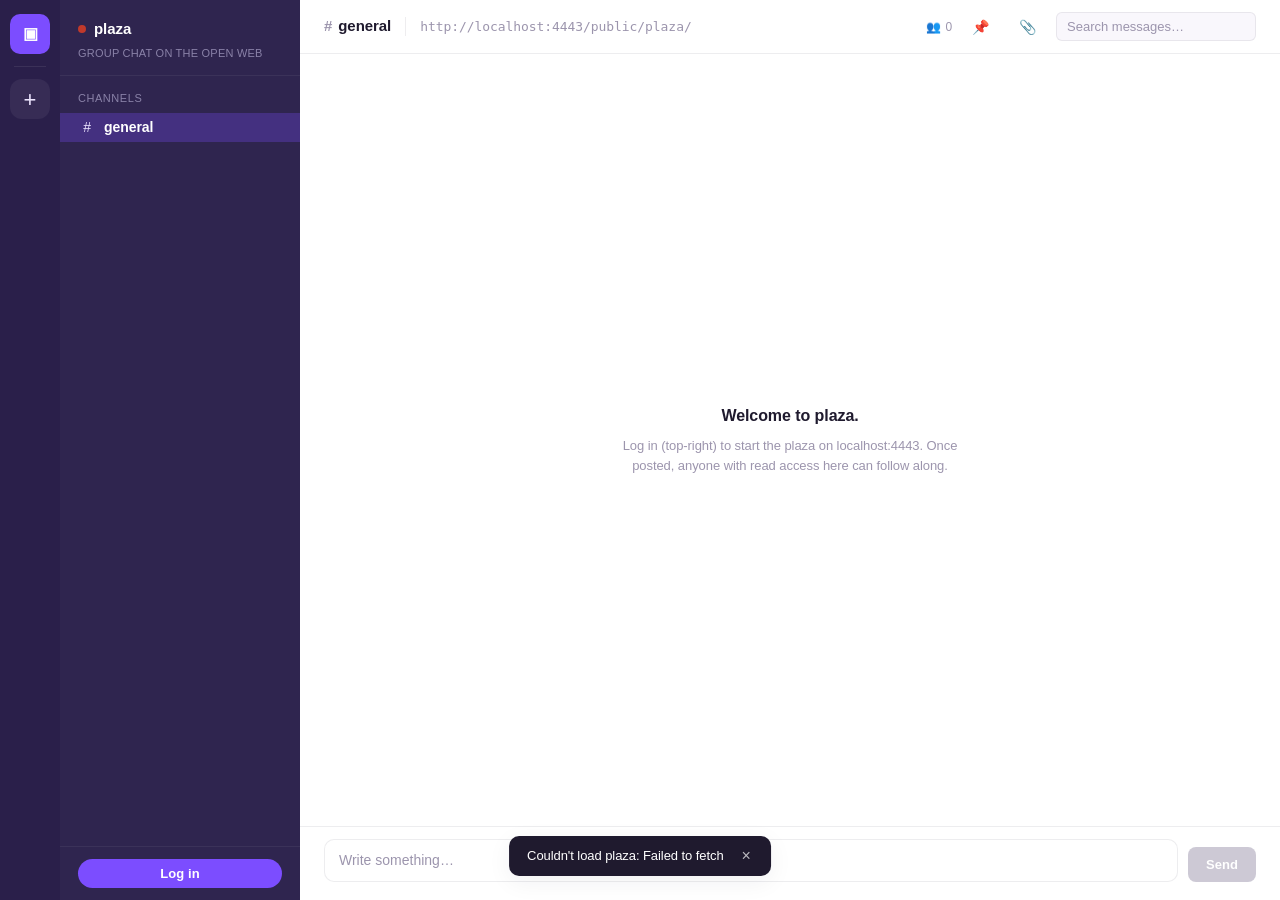
<file: index.html>
<!doctype html>
<html lang="en">
<head>
  <meta charset="utf-8">
  <meta name="viewport" content="width=device-width, initial-scale=1">
  <title>plaza</title>
  <link rel="icon" type="image/svg+xml" href="favicon.svg">
  <link rel="manifest" href="manifest.json">
  <link rel="apple-touch-icon" href="icon-192.png">
  <meta name="theme-color" content="#7c4dff">
  <link rel="stylesheet" href="style.css">
  <script src="xlogin.js"></script>
</head>
<body>

  <!-- Pod rail: pods the user has visited. Hardcoded shells for now. -->
  <aside class="rail">
    <div class="rail-pod active" id="brand-mark" title="this pod">▣</div>
    <div class="rail-divider"></div>
    <div class="rail-add" title="Visit another pod (coming soon)">+</div>
  </aside>

  <!-- Channel sidebar -->
  <aside class="sidebar">
    <div class="sb-header">
      <div class="sb-pod-name">
        <span class="status-dot" id="ws-status" title="connecting…"></span>
        <span id="brand-name">plaza</span>
      </div>
      <div class="sb-pod-host" id="sub">group chat on the open web</div>
    </div>

    <div class="sb-section">
      <div class="sb-section-title">Channels</div>
      <ul class="sb-list">
        <li class="sb-item active"><span class="glyph">#</span>general</li>
      </ul>
    </div>

    <div class="sb-foot">
      <button class="topbar-id" id="topbar-id" type="button">Log in</button>
    </div>
  </aside>

  <!-- Main: channel header + messages + composer -->
  <main class="main">
    <header class="ch-header">
      <div class="ch-title"><span class="glyph">#</span>general</div>
      <div class="ch-topic" id="room-host">Town square for this pod · anyone with read access can follow</div>
      <div class="ch-actions">
        <span class="ch-members"><span aria-hidden="true">👥</span> <span id="room-count">0</span></span>
        <button class="ch-action ch-action-extra" title="Pinned">📌</button>
        <button class="ch-action ch-action-extra" title="Files">📎</button>
        <input class="ch-search" type="search" placeholder="Search messages…">
        <button class="room-toggle" id="room-toggle" hidden title="Toggle whether logged-in users from any pod can post here">Chat: …</button>
        <button class="topbar-id topbar-id-mobile" id="topbar-id-mobile" type="button">Log in</button>
      </div>
    </header>

    <section class="thread" id="thread">
      <div class="thread-empty" id="thread-empty">
        <div class="thread-empty-inner">
          <strong id="empty-title">Welcome to plaza.</strong>
          <p id="empty-body">This is the group chat for this pod. Anyone who can read here will see messages; logged-in users can post.</p>
        </div>
      </div>
      <ol class="messages" id="messages"></ol>
    </section>

    <section class="composer" id="composer">
      <textarea
        id="composer-input"
        class="composer-input"
        placeholder="Write something…"
        rows="1"
        autocomplete="off"
        spellcheck="true"
      ></textarea>
      <button class="composer-send" id="composer-send" title="Send (Enter)" disabled>Send</button>
    </section>
  </main>

  <div class="toast" id="toast" hidden>
    <span class="toast-msg" id="toast-msg"></span>
    <button class="toast-close" id="toast-close" title="Dismiss">×</button>
  </div>

  <script type="module" src="app.js"></script>
</body>
</html>
</file>
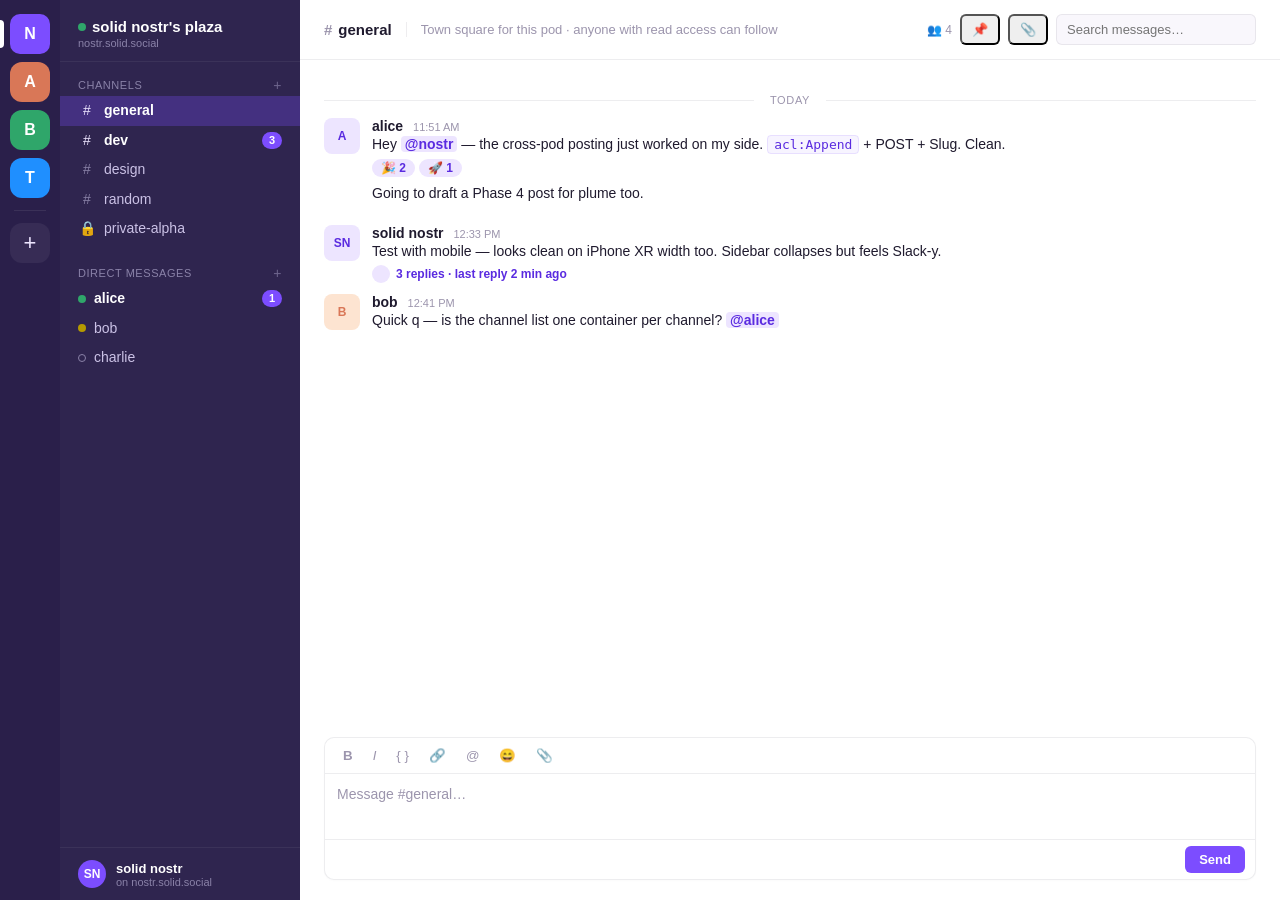
<file: mock.html>
<!doctype html>
<html lang="en">
<head>
<meta charset="utf-8">
<title>plaza — mockup</title>
<style>
  :root {
    --bg: #f9f7fc;
    --rail-bg: #2a1f4a;
    --rail-hover: #3a2b62;
    --sidebar-bg: #2f254f;
    --sidebar-fg: #cbc2e6;
    --sidebar-fg-dim: #8a82a8;
    --sidebar-active: rgba(124, 77, 255, 0.28);
    --sidebar-hover: rgba(255, 255, 255, 0.06);
    --surface: #ffffff;
    --rule: rgba(35, 27, 56, 0.08);
    --text: #1f1a2e;
    --text-soft: #5d566f;
    --text-muted: #9c95ad;
    --accent: #7c4dff;
    --accent-deep: #5a2be0;
    --accent-soft: #ede5ff;
    --ok: #2fa66a;
    --type-ui: -apple-system, BlinkMacSystemFont, "SF Pro Text", "Inter", "Segoe UI", Roboto, sans-serif;
  }
  * { box-sizing: border-box; }
  html, body { margin: 0; padding: 0; height: 100%; font-family: var(--type-ui); color: var(--text); font-size: 14px; }
  body {
    display: grid;
    grid-template-columns: 60px 240px 1fr;
    height: 100vh;
    background: var(--bg);
  }

  /* ---------- left rail (pods) ---------- */
  .rail {
    background: var(--rail-bg);
    display: flex;
    flex-direction: column;
    align-items: center;
    padding: 14px 0;
    gap: 8px;
  }
  .rail-pod {
    width: 40px;
    height: 40px;
    border-radius: 12px;
    background: #5a30d6;
    color: #fff;
    display: flex;
    align-items: center;
    justify-content: center;
    font-weight: 700;
    font-size: 16px;
    cursor: pointer;
    position: relative;
    transition: border-radius 140ms ease, background 140ms ease;
  }
  .rail-pod:hover { border-radius: 10px; background: var(--accent); }
  .rail-pod.active::before {
    content: '';
    position: absolute;
    left: -10px;
    top: 6px; bottom: 6px;
    width: 4px;
    background: #fff;
    border-radius: 0 4px 4px 0;
  }
  .rail-pod.active { border-radius: 10px; background: var(--accent); }
  .rail-divider { height: 1px; width: 32px; background: rgba(255,255,255,0.08); margin: 4px 0; }
  .rail-add {
    width: 40px; height: 40px;
    border-radius: 12px;
    background: rgba(255,255,255,0.06);
    color: var(--accent-soft);
    display: flex;
    align-items: center;
    justify-content: center;
    font-size: 22px;
    cursor: pointer;
    transition: background 120ms ease, border-radius 120ms ease;
  }
  .rail-add:hover { background: rgba(255,255,255,0.12); border-radius: 10px; }

  /* ---------- channel sidebar ---------- */
  .sidebar {
    background: var(--sidebar-bg);
    color: var(--sidebar-fg);
    display: flex;
    flex-direction: column;
    min-height: 0;
  }
  .sb-header {
    padding: 18px 18px 12px;
    border-bottom: 1px solid rgba(255,255,255,0.06);
  }
  .sb-pod-name {
    font-weight: 700;
    font-size: 15px;
    color: #fff;
    display: flex;
    align-items: center;
    gap: 6px;
  }
  .sb-pod-host {
    font-size: 11px;
    color: var(--sidebar-fg-dim);
    margin-top: 2px;
    font-variant-numeric: tabular-nums;
  }
  .sb-status {
    width: 8px; height: 8px; border-radius: 50%;
    background: var(--ok);
    display: inline-block;
  }

  .sb-section {
    padding: 16px 0 6px;
  }
  .sb-section-title {
    padding: 0 18px 4px;
    font-size: 11px;
    text-transform: uppercase;
    letter-spacing: 0.05em;
    color: var(--sidebar-fg-dim);
    display: flex;
    align-items: center;
    justify-content: space-between;
  }
  .sb-section-title .add {
    cursor: pointer;
    font-size: 14px;
    line-height: 1;
    opacity: 0.7;
  }
  .sb-section-title .add:hover { opacity: 1; }
  .sb-list {
    list-style: none;
    margin: 0;
    padding: 0;
  }
  .sb-item {
    padding: 5px 18px;
    display: flex;
    align-items: center;
    gap: 8px;
    cursor: pointer;
    font-size: 14px;
    color: var(--sidebar-fg);
    transition: background 80ms ease;
    line-height: 1.4;
  }
  .sb-item:hover { background: var(--sidebar-hover); }
  .sb-item.active { background: var(--sidebar-active); color: #fff; font-weight: 600; }
  .sb-item.unread { color: #fff; font-weight: 600; }
  .sb-item .glyph {
    display: inline-block;
    width: 18px;
    text-align: center;
    color: var(--sidebar-fg-dim);
    font-weight: 400;
  }
  .sb-item.active .glyph,
  .sb-item.unread .glyph { color: var(--accent-soft); }
  .sb-badge {
    margin-left: auto;
    background: var(--accent);
    color: #fff;
    font-size: 11px;
    font-weight: 700;
    padding: 1px 7px;
    border-radius: 999px;
    min-width: 18px;
    text-align: center;
  }
  .sb-presence {
    width: 8px; height: 8px;
    border-radius: 50%;
    background: var(--ok);
    display: inline-block;
  }
  .sb-presence.away { background: #b59a00; }
  .sb-presence.off  { background: transparent; border: 1px solid var(--sidebar-fg-dim); }

  .sb-foot {
    margin-top: auto;
    padding: 12px 18px;
    border-top: 1px solid rgba(255,255,255,0.06);
    display: flex;
    align-items: center;
    gap: 10px;
    font-size: 13px;
  }
  .sb-foot-av {
    width: 28px; height: 28px;
    border-radius: 50%;
    background: var(--accent);
    color: #fff;
    font-weight: 700;
    display: flex;
    align-items: center;
    justify-content: center;
    font-size: 12px;
    flex-shrink: 0;
  }
  .sb-foot-name {
    color: #fff;
    font-weight: 600;
  }
  .sb-foot-status {
    color: var(--sidebar-fg-dim);
    font-size: 11px;
  }

  /* ---------- main column ---------- */
  .main {
    background: var(--surface);
    display: flex;
    flex-direction: column;
    min-height: 0;
  }
  .ch-header {
    border-bottom: 1px solid var(--rule);
    padding: 14px 24px;
    display: flex;
    align-items: center;
    gap: 14px;
    position: sticky;
    top: 0;
    background: var(--surface);
    z-index: 1;
  }
  .ch-title {
    font-weight: 700;
    font-size: 15px;
    display: flex;
    align-items: center;
    gap: 4px;
  }
  .ch-title .glyph { color: var(--text-muted); margin-right: 2px; }
  .ch-topic {
    color: var(--text-muted);
    font-size: 13px;
    border-left: 1px solid var(--rule);
    padding-left: 14px;
  }
  .ch-actions {
    margin-left: auto;
    display: flex;
    gap: 8px;
    color: var(--text-muted);
  }
  .ch-action {
    padding: 6px 10px;
    border-radius: 6px;
    cursor: pointer;
    display: inline-flex;
    align-items: center;
    gap: 6px;
    font-size: 13px;
    transition: background 100ms ease;
  }
  .ch-action:hover { background: var(--accent-soft); color: var(--accent-deep); }
  .ch-members {
    display: flex;
    align-items: center;
    gap: 4px;
    font-size: 12px;
    color: var(--text-muted);
  }
  .ch-search {
    background: var(--bg);
    border: 1px solid var(--rule);
    border-radius: 6px;
    padding: 6px 10px;
    font-size: 13px;
    width: 200px;
    color: var(--text);
  }

  .ch-body {
    flex: 1;
    min-height: 0;
    overflow-y: auto;
    padding: 16px 0;
  }
  .day-divider {
    display: flex;
    align-items: center;
    margin: 18px 24px 8px;
    color: var(--text-muted);
    font-size: 11px;
    text-transform: uppercase;
    letter-spacing: 0.06em;
    gap: 16px;
  }
  .day-divider::before, .day-divider::after {
    content: '';
    flex: 1;
    height: 1px;
    background: var(--rule);
  }

  .msg {
    padding: 4px 24px;
    display: grid;
    grid-template-columns: 36px 1fr;
    gap: 12px;
    position: relative;
    transition: background 100ms ease;
  }
  .msg:hover { background: var(--accent-soft); }
  .msg-av {
    width: 36px;
    height: 36px;
    border-radius: 8px;
    background: var(--accent-soft);
    color: var(--accent-deep);
    display: flex;
    align-items: center;
    justify-content: center;
    font-weight: 700;
    font-size: 12px;
  }
  .msg-author { font-weight: 700; color: var(--text); margin-right: 6px; }
  .msg-time  { color: var(--text-muted); font-size: 11px; }
  .msg-body  { color: var(--text); line-height: 1.45; }
  .msg.compact {
    grid-template-columns: 36px 1fr;
    padding-top: 2px; padding-bottom: 2px;
  }
  .msg.compact .msg-av { background: transparent; color: transparent; }
  .msg.compact:hover .msg-av {
    background: transparent;
    color: var(--text-muted);
    font-size: 11px;
    font-weight: 400;
  }
  .msg.compact:hover .msg-av::after { content: attr(data-time); }
  .msg-tool {
    position: absolute;
    top: -14px;
    right: 24px;
    background: var(--surface);
    border: 1px solid var(--rule);
    border-radius: 8px;
    display: flex;
    box-shadow: 0 4px 10px rgba(0,0,0,0.06);
    opacity: 0;
    pointer-events: none;
    transition: opacity 120ms ease;
  }
  .msg:hover .msg-tool { opacity: 1; pointer-events: auto; }
  .msg-tool button {
    background: transparent;
    border: 0;
    padding: 6px 10px;
    cursor: pointer;
    color: var(--text-muted);
    font-size: 13px;
  }
  .msg-tool button:hover { color: var(--accent-deep); background: var(--accent-soft); }
  .msg-tool button:first-child { border-radius: 8px 0 0 8px; }
  .msg-tool button:last-child  { border-radius: 0 8px 8px 0; }

  .reactions {
    display: flex;
    gap: 4px;
    margin-top: 4px;
  }
  .react-chip {
    display: inline-flex;
    align-items: center;
    gap: 4px;
    background: var(--accent-soft);
    color: var(--accent-deep);
    border: 1px solid transparent;
    border-radius: 999px;
    padding: 1px 8px;
    font-size: 12px;
    font-weight: 600;
    cursor: pointer;
  }
  .react-chip:hover { border-color: var(--accent); }

  .thread-link {
    margin-top: 4px;
    color: var(--accent-deep);
    font-size: 12px;
    font-weight: 600;
    cursor: pointer;
    display: inline-flex;
    align-items: center;
    gap: 6px;
  }
  .thread-link::before {
    content: '';
    display: inline-block;
    width: 18px; height: 18px;
    border-radius: 50%;
    background: var(--accent-soft);
  }
  .thread-link:hover { text-decoration: underline; }

  .composer {
    padding: 8px 24px 20px;
  }
  .composer-inner {
    border: 1px solid var(--rule);
    border-radius: 10px;
    background: var(--surface);
    box-shadow: 0 1px 2px rgba(0,0,0,0.02);
  }
  .composer-toolbar {
    padding: 6px 10px;
    border-bottom: 1px solid var(--rule);
    display: flex;
    gap: 4px;
    color: var(--text-muted);
    font-size: 14px;
  }
  .composer-toolbar button {
    background: transparent;
    border: 0;
    padding: 4px 8px;
    cursor: pointer;
    color: inherit;
    border-radius: 4px;
  }
  .composer-toolbar button:hover { background: var(--accent-soft); color: var(--accent-deep); }
  .composer-textarea {
    width: 100%;
    border: 0;
    outline: none;
    resize: none;
    padding: 10px 12px;
    font-family: inherit;
    font-size: 14px;
    line-height: 1.5;
    background: transparent;
    color: var(--text);
    min-height: 44px;
  }
  .composer-textarea::placeholder { color: var(--text-muted); }
  .composer-footer {
    padding: 6px 10px;
    border-top: 1px solid var(--rule);
    display: flex;
    justify-content: flex-end;
    align-items: center;
    gap: 6px;
  }
  .composer-send {
    background: var(--accent);
    color: #fff;
    border: 0;
    border-radius: 6px;
    padding: 6px 14px;
    font-weight: 600;
    font-size: 13px;
    cursor: pointer;
  }
  .composer-send:hover { background: var(--accent-deep); }

  /* ---------- mock content highlights ---------- */
  .mention { color: var(--accent-deep); background: var(--accent-soft); padding: 0 4px; border-radius: 4px; font-weight: 600; }
  code.inline {
    background: rgba(124,77,255,0.06);
    padding: 1px 6px;
    border-radius: 4px;
    font-family: ui-monospace, SF Mono, Menlo, monospace;
    font-size: 13px;
    color: #5a2be0;
    border: 1px solid rgba(124,77,255,0.12);
  }

</style>
</head>
<body>

  <!-- LEFT RAIL: pods you frequent -->
  <aside class="rail">
    <div class="rail-pod active" title="nostr.solid.social">N</div>
    <div class="rail-pod" style="background:#d97757" title="alice.solidcommunity.net">A</div>
    <div class="rail-pod" style="background:#2fa66a" title="bob.solidweb.org">B</div>
    <div class="rail-pod" style="background:#1f8fff" title="team.example.com">T</div>
    <div class="rail-divider"></div>
    <div class="rail-add" title="Add a pod">+</div>
  </aside>

  <!-- CHANNEL SIDEBAR -->
  <aside class="sidebar">
    <div class="sb-header">
      <div class="sb-pod-name">
        <span class="sb-status"></span>
        solid nostr's plaza
      </div>
      <div class="sb-pod-host">nostr.solid.social</div>
    </div>

    <div class="sb-section">
      <div class="sb-section-title">Channels <span class="add">+</span></div>
      <ul class="sb-list">
        <li class="sb-item active"><span class="glyph">#</span>general</li>
        <li class="sb-item unread"><span class="glyph">#</span>dev<span class="sb-badge">3</span></li>
        <li class="sb-item"><span class="glyph">#</span>design</li>
        <li class="sb-item"><span class="glyph">#</span>random</li>
        <li class="sb-item"><span class="glyph">🔒</span>private-alpha</li>
      </ul>
    </div>

    <div class="sb-section">
      <div class="sb-section-title">Direct messages <span class="add">+</span></div>
      <ul class="sb-list">
        <li class="sb-item unread">
          <span class="sb-presence"></span>alice<span class="sb-badge">1</span>
        </li>
        <li class="sb-item">
          <span class="sb-presence away"></span>bob
        </li>
        <li class="sb-item">
          <span class="sb-presence off"></span>charlie
        </li>
      </ul>
    </div>

    <div class="sb-foot">
      <div class="sb-foot-av">SN</div>
      <div>
        <div class="sb-foot-name">solid nostr</div>
        <div class="sb-foot-status">on nostr.solid.social</div>
      </div>
    </div>
  </aside>

  <!-- MAIN: messages + composer -->
  <main class="main">
    <header class="ch-header">
      <div class="ch-title"><span class="glyph">#</span>general</div>
      <div class="ch-topic">Town square for this pod · anyone with read access can follow</div>
      <div class="ch-actions">
        <span class="ch-members">👥 4</span>
        <button class="ch-action" title="Pinned">📌</button>
        <button class="ch-action" title="Files">📎</button>
        <input class="ch-search" type="search" placeholder="Search messages…">
      </div>
    </header>

    <div class="ch-body">

      <div class="day-divider">Today</div>

      <div class="msg">
        <div class="msg-av">A</div>
        <div>
          <div>
            <span class="msg-author">alice</span>
            <span class="msg-time">11:51 AM</span>
          </div>
          <div class="msg-body">Hey <span class="mention">@nostr</span> — the cross-pod posting just worked on my side. <code class="inline">acl:Append</code> + POST + Slug. Clean.</div>
          <div class="reactions">
            <span class="react-chip">🎉 2</span>
            <span class="react-chip">🚀 1</span>
          </div>
          <div class="msg-tool">
            <button>😄</button><button>↪</button><button>📎</button><button>⋯</button>
          </div>
        </div>
      </div>

      <div class="msg compact" data-time="11:52">
        <div class="msg-av">A</div>
        <div>
          <div class="msg-body">Going to draft a Phase 4 post for plume too.</div>
          <div class="msg-tool">
            <button>😄</button><button>↪</button><button>📎</button><button>⋯</button>
          </div>
        </div>
      </div>

      <div class="msg">
        <div class="msg-av">SN</div>
        <div>
          <div>
            <span class="msg-author">solid nostr</span>
            <span class="msg-time">12:33 PM</span>
          </div>
          <div class="msg-body">Test with mobile — looks clean on iPhone XR width too. Sidebar collapses but feels Slack-y.</div>
          <div class="thread-link">3 replies · last reply 2 min ago</div>
          <div class="msg-tool">
            <button>😄</button><button>↪</button><button>📎</button><button>⋯</button>
          </div>
        </div>
      </div>

      <div class="msg">
        <div class="msg-av" style="background:#fde4d1;color:#d97757">B</div>
        <div>
          <div>
            <span class="msg-author">bob</span>
            <span class="msg-time">12:41 PM</span>
          </div>
          <div class="msg-body">Quick q — is the channel list one container per channel? <span class="mention">@alice</span></div>
          <div class="msg-tool">
            <button>😄</button><button>↪</button><button>📎</button><button>⋯</button>
          </div>
        </div>
      </div>

    </div>

    <div class="composer">
      <div class="composer-inner">
        <div class="composer-toolbar">
          <button title="Bold"><b>B</b></button>
          <button title="Italic"><i>I</i></button>
          <button title="Code">{ }</button>
          <button title="Link">🔗</button>
          <button title="Mention">@</button>
          <button title="Emoji">😄</button>
          <button title="Attach">📎</button>
        </div>
        <textarea class="composer-textarea" placeholder="Message #general…"></textarea>
        <div class="composer-footer">
          <button class="composer-send">Send</button>
        </div>
      </div>
    </div>
  </main>

</body>
</html>
</file>
<file: style.css>
/* plaza — group chat on the open web.
   Three-column workspace layout: pod rail / channel sidebar / main. */

:root {
  --bg: #f9f7fc;
  --surface: #ffffff;
  --surface-alt: #fafaf6;

  --rail-bg: #2a1f4a;
  --rail-hover: #3a2b62;
  --sidebar-bg: #2f254f;
  --sidebar-fg: #cbc2e6;
  --sidebar-fg-dim: #8a82a8;
  --sidebar-active: rgba(124, 77, 255, 0.28);
  --sidebar-hover: rgba(255, 255, 255, 0.06);

  --rule: rgba(35, 27, 56, 0.08);
  --rule-strong: rgba(35, 27, 56, 0.14);
  --text: #1f1a2e;
  --text-soft: #5d566f;
  --text-muted: #9c95ad;
  --selection: rgba(124, 77, 255, 0.08);
  --selection-strong: rgba(124, 77, 255, 0.20);
  --accent: #7c4dff;
  --accent-deep: #5a2be0;
  --accent-soft: #ede5ff;
  --ok: #2fa66a;
  --shadow-sm: 0 1px 2px rgba(35, 27, 56, 0.04);
  --shadow-md: 0 6px 24px rgba(35, 27, 56, 0.06);

  --type-mono: ui-monospace, "SF Mono", Menlo, Consolas, monospace;
  --type-ui: -apple-system, BlinkMacSystemFont, "SF Pro Text", "Inter",
             "Segoe UI", Roboto, "Helvetica Neue", Arial, sans-serif;
}

* { box-sizing: border-box; }
[hidden] { display: none !important; }

html, body {
  margin: 0;
  padding: 0;
  height: 100%;
  background: var(--bg);
  color: var(--text);
  font-family: var(--type-ui);
  font-size: 14px;
  line-height: 1.5;
  -webkit-font-smoothing: antialiased;
  -moz-osx-font-smoothing: grayscale;
  letter-spacing: -0.005em;
}
body {
  display: grid;
  grid-template-columns: 60px 240px 1fr;
  grid-template-rows: 1fr;
  height: 100vh;
  overflow: hidden;
}
button, input, textarea {
  font-family: inherit;
  font-size: inherit;
  color: inherit;
}
button { cursor: pointer; }

/* ---------- left rail (pods) ---------- */

.rail {
  background: var(--rail-bg);
  display: flex;
  flex-direction: column;
  align-items: center;
  padding: 14px 0;
  gap: 8px;
}
.rail-pod {
  width: 40px;
  height: 40px;
  border-radius: 12px;
  background: #5a30d6;
  color: #fff;
  display: flex;
  align-items: center;
  justify-content: center;
  font-weight: 700;
  font-size: 16px;
  cursor: pointer;
  position: relative;
  transition: border-radius 140ms ease, background 140ms ease;
  overflow: hidden;
}
.rail-pod img { width: 100%; height: 100%; object-fit: cover; }
.rail-pod:hover { border-radius: 10px; background: var(--accent); }
.rail-pod.active { border-radius: 10px; background: var(--accent); }
.rail-pod.active::before {
  content: '';
  position: absolute;
  left: -10px;
  top: 6px; bottom: 6px;
  width: 4px;
  background: #fff;
  border-radius: 0 4px 4px 0;
}
.rail-divider {
  height: 1px;
  width: 32px;
  background: rgba(255,255,255,0.08);
  margin: 4px 0;
}
.rail-add {
  width: 40px; height: 40px;
  border-radius: 12px;
  background: rgba(255,255,255,0.06);
  color: var(--accent-soft);
  display: flex;
  align-items: center;
  justify-content: center;
  font-size: 22px;
  cursor: pointer;
  transition: background 120ms ease, border-radius 120ms ease;
}
.rail-add:hover { background: rgba(255,255,255,0.12); border-radius: 10px; }

/* ---------- channel sidebar ---------- */

.sidebar {
  background: var(--sidebar-bg);
  color: var(--sidebar-fg);
  display: flex;
  flex-direction: column;
  min-height: 0;
}
.sb-header {
  padding: 18px 18px 14px;
  border-bottom: 1px solid rgba(255,255,255,0.06);
}
.sb-pod-name {
  font-weight: 700;
  font-size: 15px;
  color: #fff;
  display: flex;
  align-items: center;
  gap: 8px;
}
.sb-pod-host {
  font-size: 11px;
  color: var(--sidebar-fg-dim);
  margin-top: 4px;
  font-variant-numeric: tabular-nums;
  letter-spacing: 0.02em;
  text-transform: uppercase;
  overflow: hidden;
  text-overflow: ellipsis;
  white-space: nowrap;
}

.sb-section { padding: 14px 0 4px; }
.sb-section-title {
  padding: 0 18px 6px;
  font-size: 11px;
  text-transform: uppercase;
  letter-spacing: 0.05em;
  color: var(--sidebar-fg-dim);
}
.sb-list { list-style: none; margin: 0; padding: 0; }
.sb-item {
  padding: 5px 18px;
  display: flex;
  align-items: center;
  gap: 8px;
  cursor: pointer;
  font-size: 14px;
  color: var(--sidebar-fg);
  transition: background 80ms ease;
  line-height: 1.4;
}
.sb-item:hover { background: var(--sidebar-hover); }
.sb-item.active {
  background: var(--sidebar-active);
  color: #fff;
  font-weight: 600;
}
.sb-item .glyph {
  display: inline-block;
  width: 18px;
  text-align: center;
  color: var(--sidebar-fg-dim);
  font-weight: 400;
}
.sb-item.active .glyph { color: var(--accent-soft); }

.sb-foot {
  margin-top: auto;
  padding: 12px 18px;
  border-top: 1px solid rgba(255,255,255,0.06);
  display: flex;
  align-items: center;
}

/* status dot in the sidebar header */
.status-dot {
  width: 8px;
  height: 8px;
  border-radius: 50%;
  background: var(--sidebar-fg-dim);
  flex-shrink: 0;
  transition: background 200ms ease;
}
.status-dot.connecting { background: var(--sidebar-fg-dim); animation: pulse 1.4s ease-in-out infinite; }
.status-dot.live       { background: var(--ok); }
.status-dot.error      { background: #c0392b; }
@keyframes pulse {
  0%, 100% { opacity: 0.4; }
  50%      { opacity: 1; }
}

/* login pill at the bottom of the sidebar */
.topbar-id {
  font-size: 13px;
  font-weight: 600;
  color: #fff;
  background: var(--accent);
  padding: 7px 18px;
  border-radius: 999px;
  font-feature-settings: "tnum";
  cursor: pointer;
  border: 0;
  letter-spacing: 0.005em;
  transition: background 120ms ease;
  width: 100%;
  text-align: center;
}
.topbar-id:hover { background: var(--accent-deep); }

/* ---------- main column ---------- */

.main {
  background: var(--surface);
  display: flex;
  flex-direction: column;
  min-height: 0;
}

/* channel header */
.ch-header {
  border-bottom: 1px solid var(--rule);
  padding: 12px 24px;
  display: flex;
  align-items: center;
  gap: 14px;
  flex-shrink: 0;
}
.ch-title {
  font-weight: 700;
  font-size: 15px;
  display: flex;
  align-items: center;
  gap: 4px;
}
.ch-title .glyph { color: var(--text-muted); margin-right: 2px; }
.ch-topic {
  color: var(--text-muted);
  font-size: 13px;
  border-left: 1px solid var(--rule);
  padding-left: 14px;
  font-family: var(--type-mono);
  overflow: hidden;
  text-overflow: ellipsis;
  white-space: nowrap;
  min-width: 0;
}
.ch-actions {
  margin-left: auto;
  display: flex;
  gap: 10px;
  align-items: center;
  color: var(--text-muted);
  flex-shrink: 0;
}
.ch-members {
  display: inline-flex;
  align-items: center;
  gap: 4px;
  font-size: 12px;
  color: var(--text-muted);
  font-feature-settings: "tnum";
}
.ch-action {
  background: transparent;
  border: 0;
  padding: 6px 10px;
  border-radius: 6px;
  cursor: pointer;
  display: inline-flex;
  align-items: center;
  gap: 6px;
  font-size: 14px;
  color: var(--text-muted);
  transition: background 100ms ease, color 100ms ease;
}
.ch-action:hover { background: var(--accent-soft); color: var(--accent-deep); }
.ch-search {
  background: var(--bg);
  border: 1px solid var(--rule);
  border-radius: 6px;
  padding: 6px 10px;
  font-size: 13px;
  width: 200px;
  color: var(--text);
  outline: none;
  transition: border-color 140ms ease, box-shadow 140ms ease;
}
.ch-search:focus {
  border-color: var(--accent);
  box-shadow: 0 0 0 3px var(--selection);
}
.ch-search::placeholder { color: var(--text-muted); }
.room-toggle {
  font-size: 11px;
  letter-spacing: 0.04em;
  text-transform: uppercase;
  background: var(--accent-soft);
  color: var(--accent-deep);
  border: 0;
  border-radius: 999px;
  padding: 4px 10px;
  cursor: pointer;
  transition: background 120ms ease, color 120ms ease;
  font-feature-settings: "tnum";
}
.room-toggle:hover:not(:disabled) {
  background: var(--accent);
  color: #fff;
}
.room-toggle:disabled { opacity: 0.6; cursor: wait; }

/* messages area */
.thread {
  flex: 1;
  min-height: 0;
  overflow: hidden;
  position: relative;
  display: flex;
  flex-direction: column;
}
.thread-empty {
  position: absolute;
  inset: 0;
  display: flex;
  align-items: center;
  justify-content: center;
  padding: 40px;
  pointer-events: none;
  text-align: center;
}
.thread-empty-inner { max-width: 380px; color: var(--text-muted); }
.thread-empty strong {
  display: block;
  color: var(--text);
  font-size: 16px;
  font-weight: 600;
  margin-bottom: 8px;
}
.thread-empty p { font-size: 13px; line-height: 1.55; margin: 0; }

.messages {
  list-style: none;
  margin: 0;
  padding: 16px 0;
  overflow-y: auto;
  flex: 1;
  display: flex;
  flex-direction: column;
  gap: 0;
  scroll-behavior: smooth;
}

.date-divider {
  display: flex;
  align-items: center;
  margin: 18px 24px 8px;
  color: var(--text-muted);
  font-size: 11px;
  text-transform: uppercase;
  letter-spacing: 0.06em;
  gap: 16px;
  font-feature-settings: "tnum";
}
.date-divider::before, .date-divider::after {
  content: '';
  flex: 1;
  height: 1px;
  background: var(--rule);
}

/* message rows — Slack-density */
.msg {
  padding: 4px 24px;
  display: grid;
  grid-template-columns: 36px 1fr;
  gap: 12px;
  align-items: start;
  transition: background 100ms ease;
  animation: msg-enter 220ms cubic-bezier(0.16, 1, 0.3, 1);
}
.msg:hover { background: var(--accent-soft); }
@keyframes msg-enter {
  from { opacity: 0; transform: translateY(2px); }
  to   { opacity: 1; transform: translateY(0); }
}
.msg-avatar {
  width: 36px;
  height: 36px;
  border-radius: 8px;
  background: var(--accent-soft);
  color: var(--accent-deep);
  display: flex;
  align-items: center;
  justify-content: center;
  font-size: 12px;
  font-weight: 700;
  letter-spacing: 0.02em;
  flex-shrink: 0;
  overflow: hidden;
  user-select: none;
}
.msg-avatar img { width: 100%; height: 100%; object-fit: cover; display: block; }
.msg-body { min-width: 0; }
.msg-head {
  display: flex;
  align-items: baseline;
  gap: 8px;
  margin-bottom: 2px;
}
.msg-author {
  font-weight: 700;
  color: var(--text);
  text-decoration: none;
  font-size: 14px;
}
.msg-author:hover { color: var(--accent-deep); }
.msg-time {
  font-size: 11px;
  color: var(--text-muted);
  font-feature-settings: "tnum";
  letter-spacing: 0.02em;
  text-decoration: none;
  transition: color 120ms ease;
}
.msg-time:hover { color: var(--accent-deep); }
.msg-text {
  font-size: 14px;
  color: var(--text);
  line-height: 1.45;
  word-wrap: break-word;
  overflow-wrap: break-word;
  white-space: pre-wrap;
}
.msg-text a {
  color: var(--accent-deep);
  text-decoration: underline;
  text-decoration-color: var(--selection-strong);
  text-underline-offset: 2px;
}
.msg-text a:hover { text-decoration-color: var(--accent-deep); }
.msg-text code {
  font-family: var(--type-mono);
  background: var(--surface-alt);
  padding: 1px 6px;
  border-radius: 4px;
  font-size: 12.5px;
  border: 1px solid var(--rule);
}

.msg.mine .msg-avatar {
  background: var(--accent);
  color: #fff;
}

/* composer */
.composer {
  border-top: 1px solid var(--rule);
  background: var(--surface);
  padding: 12px 24px 18px;
  display: flex;
  align-items: flex-end;
  gap: 10px;
  flex-shrink: 0;
}
.composer-input {
  flex: 1;
  border: 1px solid var(--rule);
  border-radius: 10px;
  padding: 10px 14px;
  outline: none;
  resize: none;
  background: var(--surface);
  font-size: 14px;
  line-height: 1.5;
  color: var(--text);
  max-height: 140px;
  font-family: inherit;
  transition: border-color 140ms ease, box-shadow 140ms ease;
}
.composer-input:focus {
  border-color: var(--accent);
  box-shadow: 0 0 0 3px var(--selection);
}
.composer-input::placeholder { color: var(--text-muted); }
.composer-send {
  background: var(--accent);
  color: #fff;
  border: 0;
  border-radius: 8px;
  padding: 10px 18px;
  font-size: 13px;
  font-weight: 600;
  letter-spacing: 0.005em;
  transition: background 120ms ease, opacity 120ms ease;
  flex-shrink: 0;
}
.composer-send:hover:not(:disabled) { background: var(--accent-deep); }
.composer-send:disabled {
  background: var(--text-muted);
  opacity: 0.5;
  cursor: not-allowed;
}

/* ---------- toast ---------- */

.toast {
  position: fixed;
  left: 50%;
  bottom: 24px;
  transform: translateX(-50%);
  z-index: 1000;
  background: var(--text);
  color: #fff;
  padding: 10px 14px 10px 18px;
  border-radius: 10px;
  font-size: 13px;
  display: flex;
  align-items: center;
  gap: 12px;
  box-shadow: var(--shadow-md);
  max-width: 540px;
  animation: toast-enter 200ms ease;
}
@keyframes toast-enter {
  from { opacity: 0; transform: translate(-50%, 6px); }
  to   { opacity: 1; transform: translate(-50%, 0); }
}
.toast-close {
  background: transparent;
  border: 0;
  color: rgba(255,255,255,0.7);
  font-size: 16px;
  line-height: 1;
  padding: 2px 6px;
  cursor: pointer;
  border-radius: 4px;
}
.toast-close:hover { color: #fff; background: rgba(255,255,255,0.08); }

/* ---------- mobile-only login pill ---------- */

/* The desktop login pill lives in the sidebar foot. On mobile the
   sidebar is hidden, so a second pill is rendered into the channel
   header. Hidden on desktop. */
.topbar-id-mobile { display: none; }

/* ---------- mobile ---------- */

@media (max-width: 720px) {
  body {
    grid-template-columns: 1fr;
    height: 100vh;
    height: 100dvh; /* dvh — avoids iOS Safari URL-bar viewport jumps */
  }
  .rail, .sidebar { display: none; }

  /* Channel header on mobile: title + members + toggle + login pill */
  .ch-header {
    padding: 10px 14px;
    gap: 10px;
    flex-wrap: wrap;
  }
  .ch-title { font-size: 14px; }
  .ch-topic { display: none; }
  .ch-search { display: none; }
  /* Hide placeholder Pinned / Files until they actually do something */
  .ch-action-extra { display: none; }
  /* Bigger touch targets on whatever actions remain */
  .ch-action { min-width: 40px; min-height: 40px; padding: 8px; }
  .ch-members { font-size: 11px; }

  /* Reveal the mobile login pill in the header */
  .topbar-id-mobile {
    display: inline-flex;
    width: auto;
    margin-left: 0;
    padding: 7px 14px;
    font-size: 12.5px;
  }

  .messages { padding: 12px 0; }
  .msg { padding: 4px 14px; }
  .composer { padding: 10px 14px 14px; }
  /* 16px input prevents iOS Safari from zooming on focus */
  .composer-input { font-size: 16px; min-height: 44px; }
  .composer-send { min-height: 40px; padding: 10px 16px; }
}
</file>
